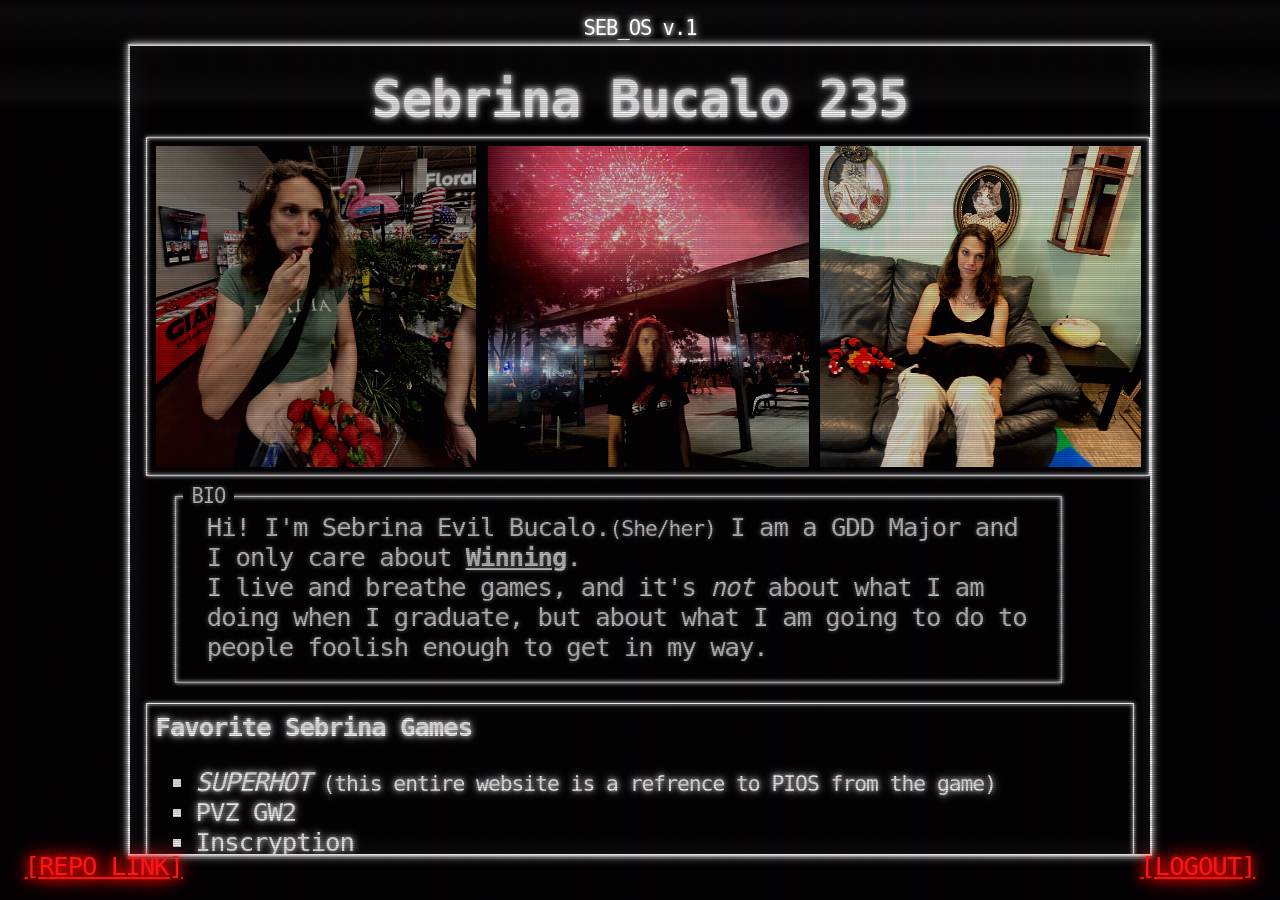
<file: 235 Homepage/index.html>
<!DOCTYPE html>
<html lang="en">
<head>
    <meta charset="UTF-8">
    <meta name="viewport" content="width=device-width, initial-scale=1.0">
    <title>Sebrina Bucalo 235</title>
    <link rel="stylesheet" href="css.css">
</head>
<body>
    <div class="name title">SEB_OS v.1</div>
    
    <div id="container">
    <h1> Sebrina Bucalo 235</h1>
        <div class="image-row">
            <img src="berry.jpg" alt="photo of a young woman eating strawberries haphazardly out of the container">
            <img src="firework.jpg" alt="photo of a young woman standing facing away from a firework explosion">
            <img src="cat.png" alt="photot of a young woman sitting on a couch with a black cat on her lap on the verge of tears">
        </div>
        <div class="chat kazz left">
            <div class="name">BIO</div>
            <div class="frame">
                <div class="text" contenteditable="true">
                    Hi! I'm Sebrina Evil Bucalo.<small>(She/her)</small> I am a GDD Major and I only care about <u><strong>Winning</strong></u>. <br>
                    I live and breathe games, and it's <i>not</i> about what I am doing when I graduate, but about what I am going to do to people foolish enough to get in my way.
                </div>
            </div>
        </div>
        <div>
            <strong>
                Favorite Sebrina Games
            </strong>
            <ul style="list-style-type: square;">
            <li>
            <i>SUPERHOT</i><small> (this entire website is a refrence to PIOS from the game)</small>
            </li>
            <li>
            PVZ GW2
                </li>
            <li>
                Inscryption
            </li>
            <li>
                Slime Rancher
            </li>
            <li>
                Project Zomboid
            </li>
            <li>
                Death Road to Canada 
            </li>
            <li>
                Binding of Isaac
            </li>
            </ul>
            
        </div>

        <div class="chat system right">
            <div class="name">235 PROJECTS</div>
            <div class="frame">
                <div class="text">
                    <a href="#">[PLACEHOLDER]</a>
                    <a href="#">[PLACEHOLDER]</a>
                    <a href="#">[PLACEHOLDER]</a>
                </div>
            </div>
        </div>
          
        <div class="chat kazz left">
            <div class="name">Theme</div>
            <div class="frame">
                <div class="text" contenteditable="false">
                    I made this CSS theme you should tell me im awesome and i'll show it off
                </div>
            </div>
        </div>
        <div>
            Ask me about PROJECT: LOCUST.
        </div>
    </div>

    <div class="options left">
        <a href="https://github.com/xxsiv/Igme235" target="_blank">[REPO LINK]</a>
    </div>
    <div class="options right">
        <a href="https://www.youtube.com/watch?v=OTSW4M28XQg">[LOGOUT]</a>
    </div>
</body>
</html>
</file>
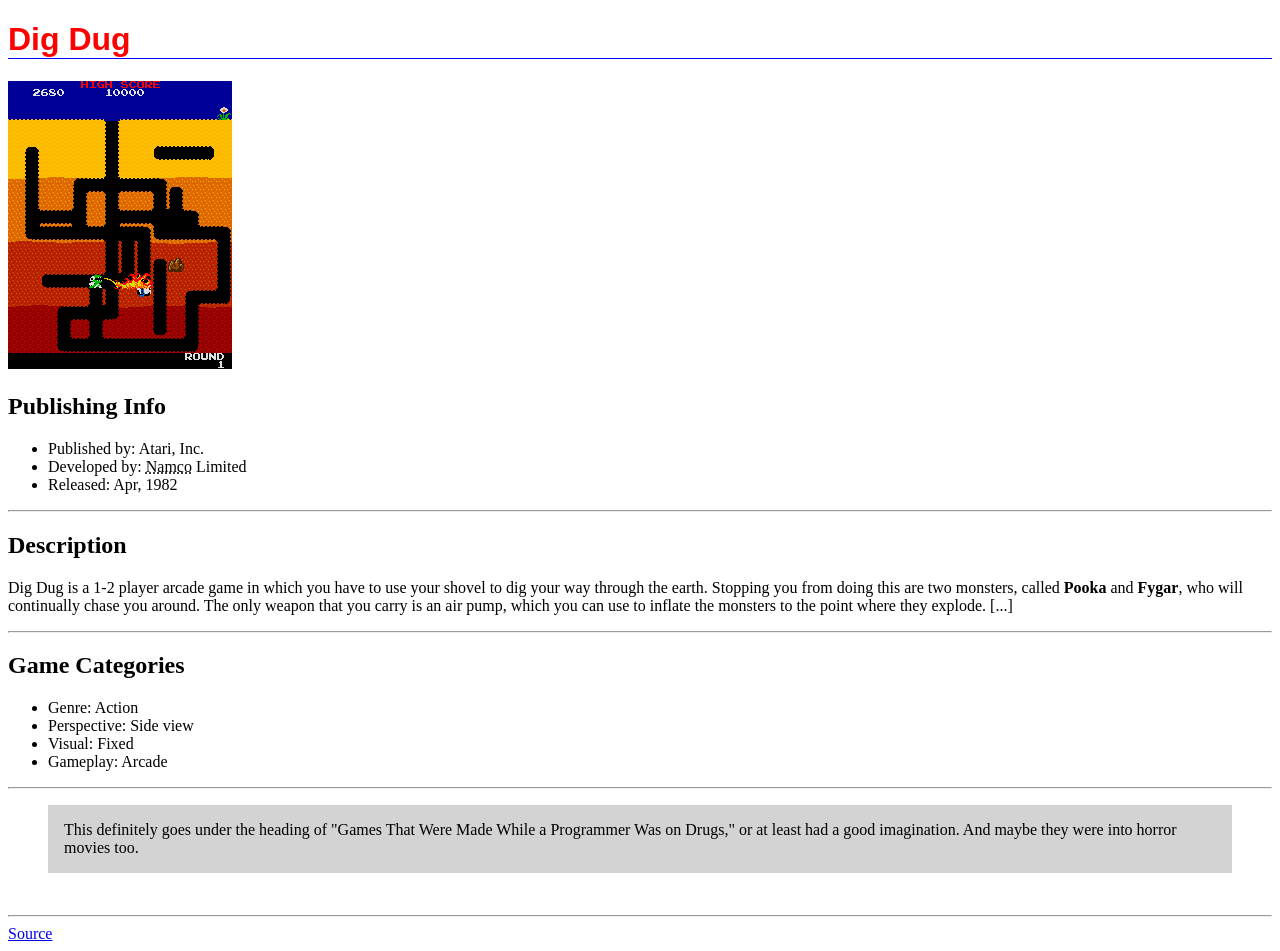
<file: game/index.html>
<!DOCTYPE html>
<html lang="en">
<head>
	<meta charset="UTF-8">
	<meta name="viewport" content="width=device-width, intital-scale=1.0">
	<title>
		Dig Dug Site
	</title>
	<style>
    h1 { 
        color:red;
        font-family: sans-serif;
        border-bottom: 1px solid blue;
        }
    blockquote { 
        background-color: lightgray;
        padding: 1rem;
        }
    </style>
</head>
<body>
<header>
<h1>
Dig Dug
</h1>
</header>
<main>
<img src="dig-dug-burnt.png" alt="screenshot of the dig-dug">
<h2>
Publishing Info
</h2>
<ul>
<li>
Published by: Atari, Inc.
</li>
<li>
Developed by: <abbr title="Nakamura Manufacturing Company">Namco</abbr> Limited
</li>
<li>
Released: Apr, 1982
</li>
</ul>
<hr>
<h2>
Description
</h2>
<p>
Dig Dug is a 1-2 player arcade game in which you have to use your shovel to dig your way through the earth. Stopping you from doing this are two monsters, called <b>Pooka</b> and <b>Fygar</b>, who will continually chase you around. The only weapon that you carry is an air pump, which you can use to inflate the monsters to the point where they explode. [...]
</p>
<hr>
<h2>
Game Categories
</h2>
<ul>
<li>
Genre: Action
</li>
<li>
Perspective: Side view
</li>
<li>
Visual: Fixed
</li>
<li>
Gameplay: Arcade
</li>
</ul>
<hr>
<blockquote>
	This definitely goes under the heading of "Games That Were Made While a Programmer Was on Drugs," or at least had a good imagination. And maybe they were into horror movies too.
</blockquote>
<br>
<hr>
</main>
<footer>
<a href="https://www.mobygames.com/mobyrank/source/sourceId,540/"> Source </a>
</footer>
</body>
</html>
</file>
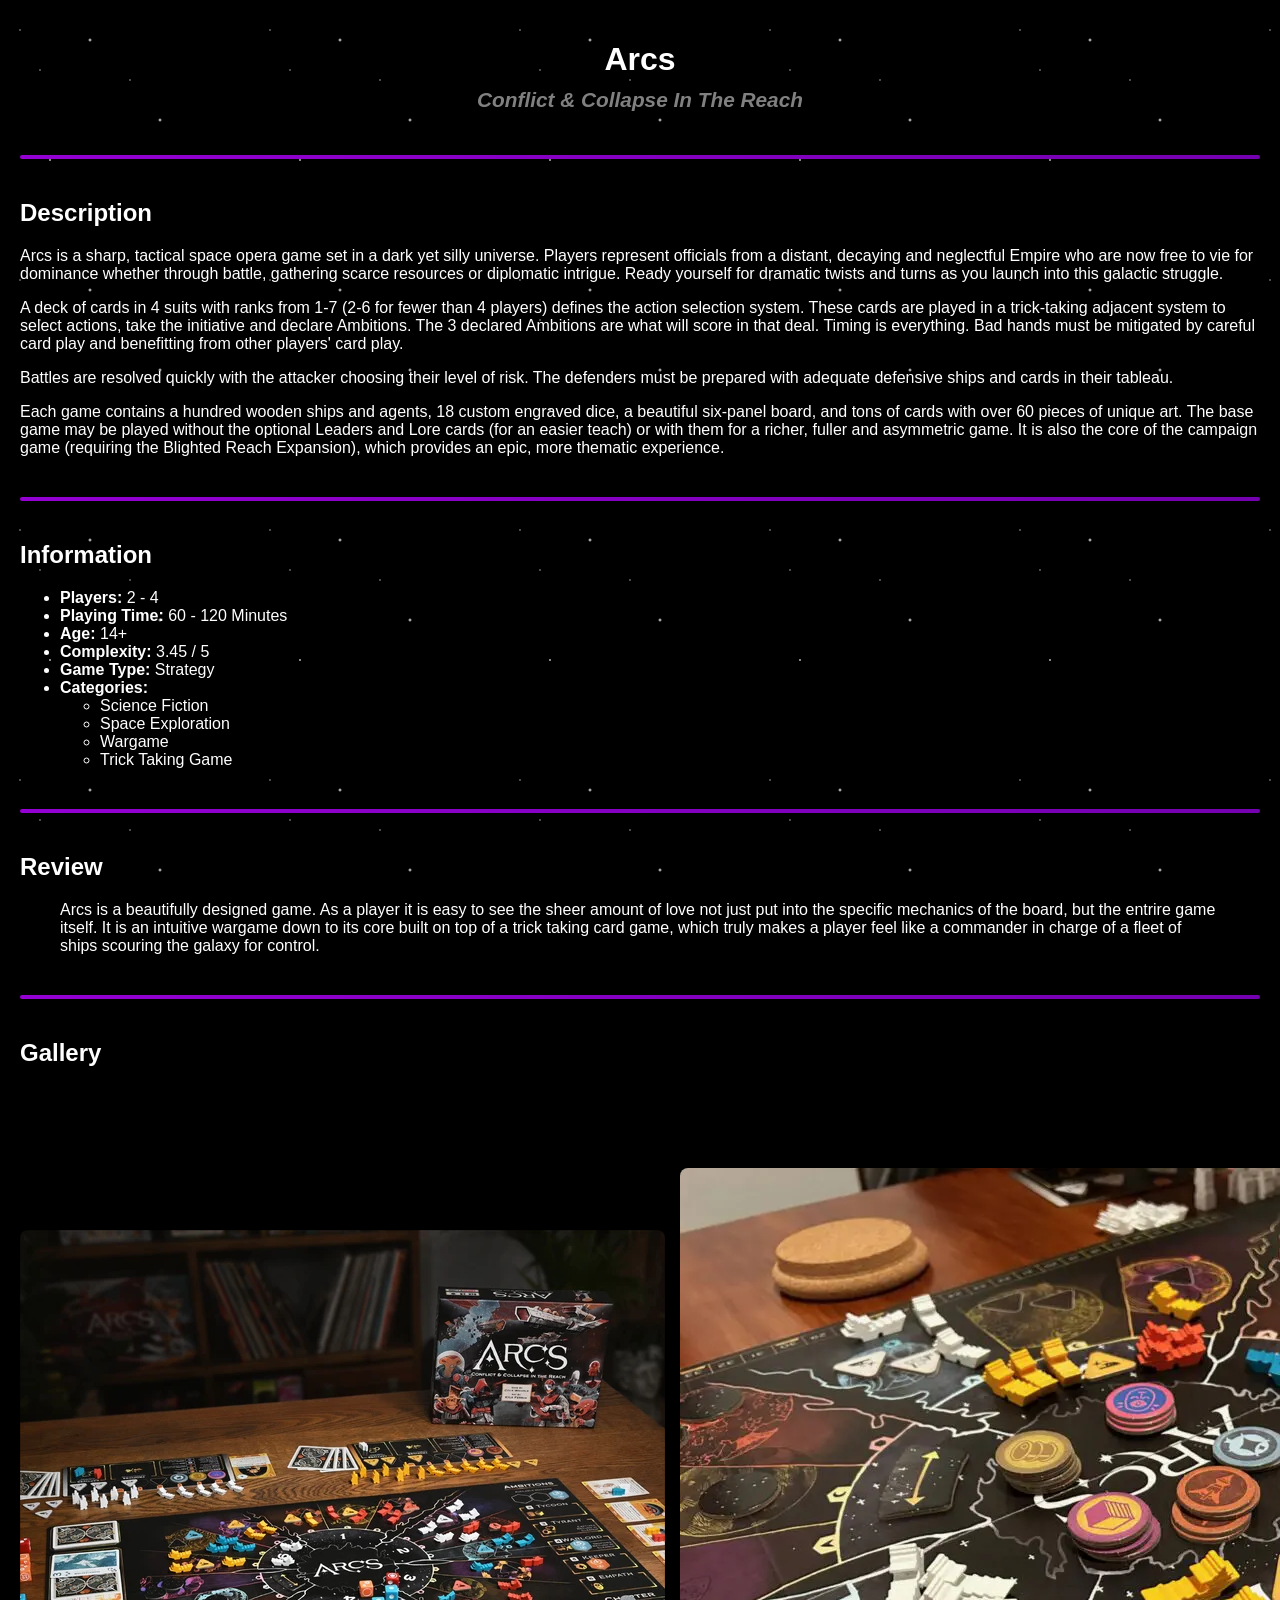
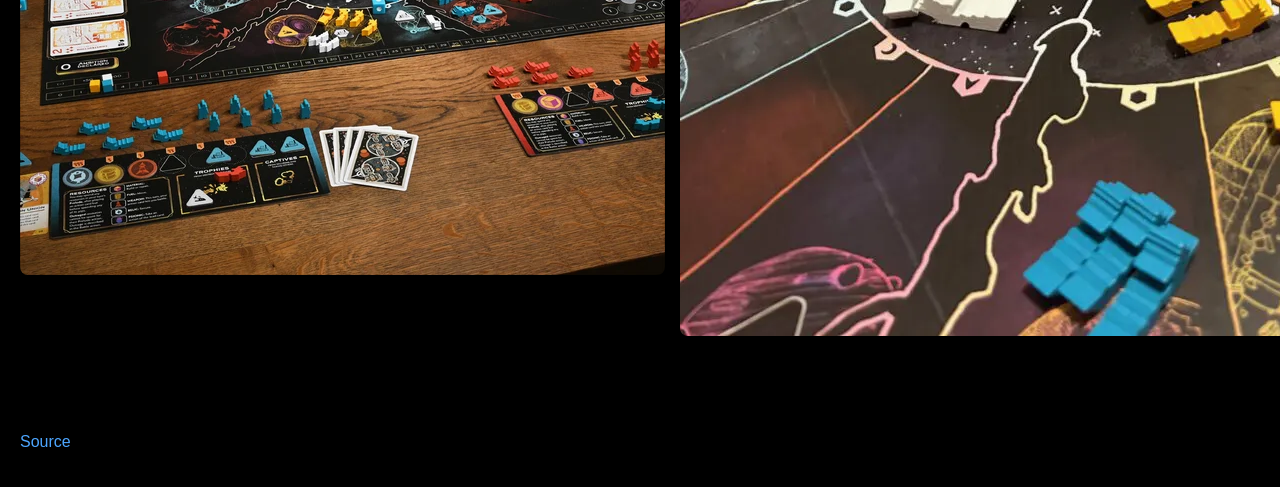
<file: Homework Basic Game Page/index.html>
<!DOCTYPE html>
<html lang="en">
<head>
    <meta charset="UTF-8">
    <meta name="viewport" content="width=device-width, initial-scale=1.0">
    <title>Sebrina's Arcs Review</title>
    <!-- Link to the external stylesheet -->
    <link rel="stylesheet" href="styles.css">
</head>
<body>
    <header>
        <h1>
            Arcs <br> <i><small>Conflict & Collapse In The Reach</small></i>
        </h1>
    </header>
    <main>
        <hr>
        <h2>Description</h2>
        <p>
            Arcs is a sharp, tactical space opera game set in a dark yet silly universe. Players represent officials from a distant, decaying and neglectful Empire who are now free to vie for dominance whether through battle, gathering scarce resources or diplomatic intrigue. Ready yourself for dramatic twists and turns as you launch into this galactic struggle.
        </p>
        <p>
            A deck of cards in 4 suits with ranks from 1-7 (2-6 for fewer than 4 players) defines the action selection system. These cards are played in a trick-taking adjacent system to select actions, take the initiative and declare Ambitions. The 3 declared Ambitions are what will score in that deal. Timing is everything. Bad hands must be mitigated by careful card play and benefitting from other players' card play.
        </p>
        <p>
            Battles are resolved quickly with the attacker choosing their level of risk. The defenders must be prepared with adequate defensive ships and cards in their tableau.
        </p>
        <p>
            Each game contains a hundred wooden ships and agents, 18 custom engraved dice, a beautiful six-panel board, and tons of cards with over 60 pieces of unique art. The base game may be played without the optional Leaders and Lore cards (for an easier teach) or with them for a richer, fuller and asymmetric game. It is also the core of the campaign game (requiring the Blighted Reach Expansion), which provides an epic, more thematic experience.
        </p>

        <hr>

        <h2>Information</h2>
        <ul>
            <li><strong>Players:</strong> 2 - 4</li>
            <li><strong>Playing Time:</strong> 60 - 120 Minutes</li>
            <li><strong>Age:</strong> 14+</li>
            <li><strong>Complexity:</strong> 3.45 / 5</li>
            <li><strong>Game Type:</strong> Strategy</li>
            <li><strong>Categories:</strong>
                <ul>
                    <li>Science Fiction</li>
                    <li>Space Exploration</li>
                    <li>Wargame</li>
                    <li>Trick Taking Game</li>
                </ul>
            </li>
        </ul>

        <hr>

        <h2>Review</h2>
        <blockquote>
            Arcs is a beautifully designed game. As a player it is easy to see the sheer amount of love not just put into the specific mechanics of the board, but the entrire game itself. It is an intuitive wargame down to its core built on top of a trick taking card game, which truly makes a player feel like a commander in charge of a fleet of ships scouring the galaxy for control.
        </blockquote>

        <hr>

        <h2>Gallery</h2>
        <!-- Changed from a <p> tag to a <div> with a gallery class to support CSS flexbox -->
        <div class="gallery">
            <img src="arcsfullboard.webp" alt="image of the full arcs board" />
            <img src="arcszoom.webp" alt="zoomed in image of the arcs board" />
            <img src="arcsCharacters.jpg" alt="image of the arcs characters" />
            <img src="ArcsCards.jpg" alt="image of the arcs cards" />
        </div>
    </main>
    <footer>
        <p><a href="https://boardgamegeek.com/boardgame/359871/arcs" target="_blank">Source</a></p>
    </footer>
</body>
</html>
</file>
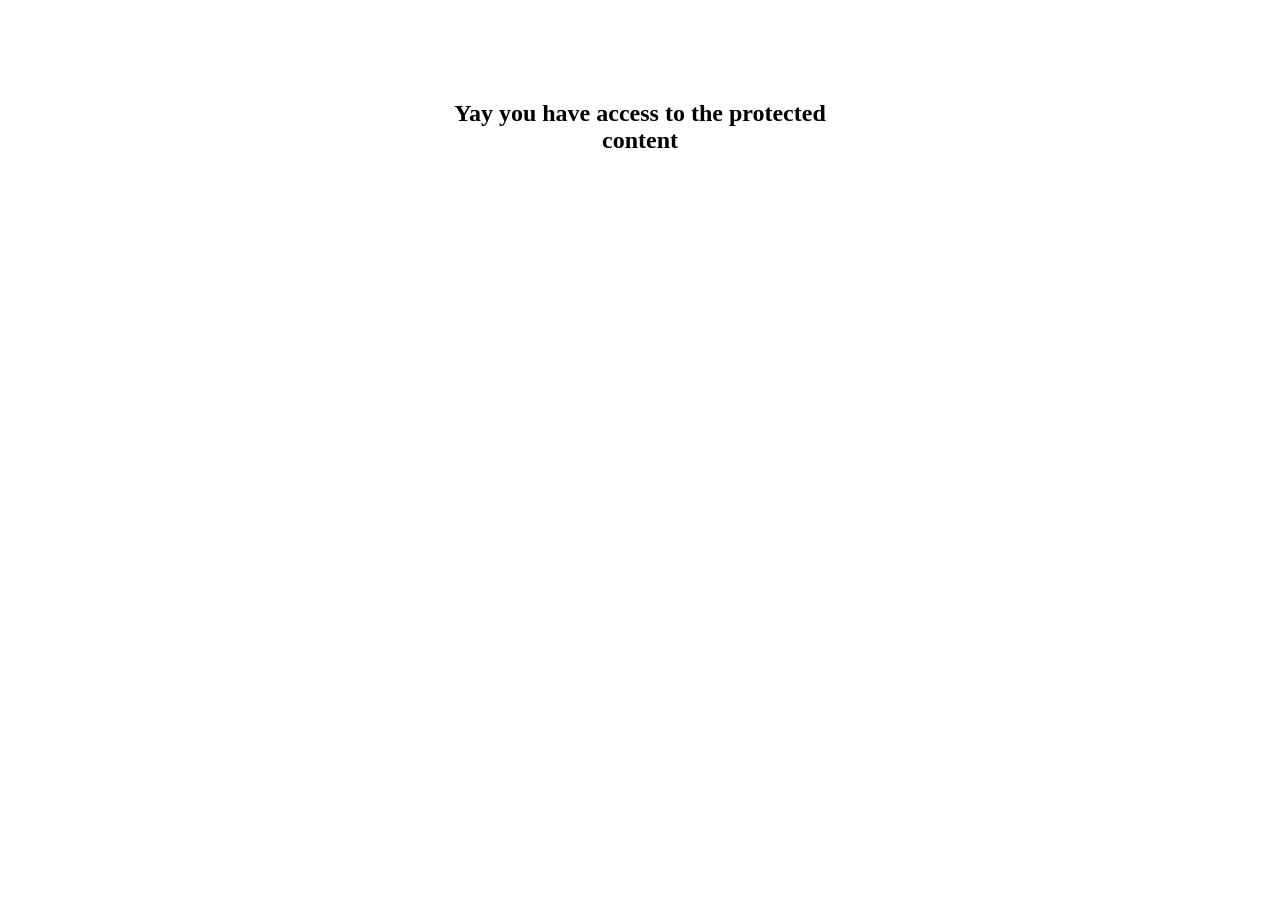
<file: 235/auth/myPage.html>
<!DOCTYPE html>
<html lang="en">
<head>
    <meta charset="utf-8">
    <title>Protected Page</title>
    <style>
        #main {
            width: 30%;
            margin: 0 auto;
            margin-top: 100px;
            text-align: center;
        }  
    </style>
</head>
<body>
    <section id="main">
        <h1>Yay you have access to the protected content</h1>
    </section>
</body>
</html>
</file>
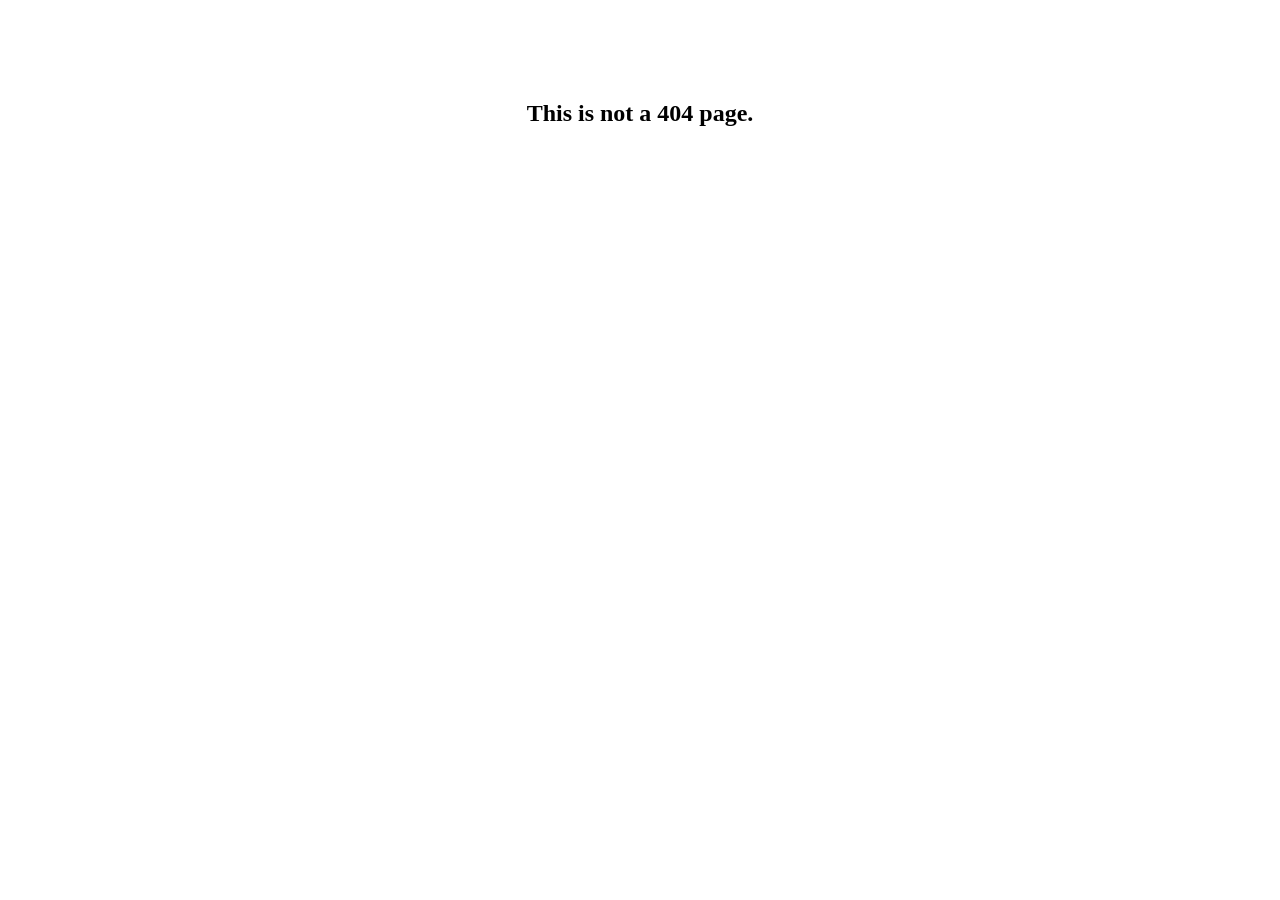
<file: 235/error/noterror.html>
<!DOCTYPE html>
<html lang="en">
<head>
    <meta charset="utf-8">
    <title>Page Found</title>
    <style>
        #main {
            width: 30%;
            margin: 0 auto;
            margin-top: 100px;
            text-align: center;
        }
        
    </style>
</head>
<body>
    <section id="main">
        <h1>This is not a 404 page.</h1>
    </section>
</body>
</html>
</file>
<file: 235 Homepage/css.css>
/* Inspiration: https://github.com/Saltssaumure/pios-text-editor */
/* Universal reset to prevent padding/borders from causing width overflows */
*, *::before, *::after {
    box-sizing: border-box;
    overflow-wrap: break-word;
}

html, body {
    max-width: 100%;
    overflow-x: hidden;
}

@font-face {
    font-family: "PerfectDOS";
    src: url("https://static.tumblr.com/6nmlfta/kInq29swf/perfect_dos_vga_437_win.ttf");
}

:root {
    --dullRed: rgb(180, 0, 40);
    --brightRed: rgb(255, 20, 20);
    --userGrey: rgb(200, 200, 200);
    --greyGlow: 0 0 0.32vw rgba(200, 200, 200, 0.6);
    --greyColour: rgb(150,150,150);
    --redGlow: 0 0 0.64vw var(--brightRed), 0 0 1.28vw var(--brightRed), 0 0 1.92vw var(--brightRed);
    --whiteGlow: 0 0 0.32vw rgba(255,255,255,0.7), 0 0 0.64vw white;
    --crt-opacity: 0.15;
}

::selection {
    background: var(--brightRed);
    color: white;
    text-shadow: var(--redGlow);
}

body {
    position: relative;
    height: 100vh;
    margin: 0;
    display: flex;
    justify-content: center;
    align-items: center;
    background: black;
    color: white;
    font-family: "PerfectDOS", Consolas, monospace;
    font-size: 2vw;
    letter-spacing: -0.08vw;
    text-shadow: var(--whiteGlow);
    overflow: hidden;
}

@keyframes crtFlicker {
    0%   { opacity: 0.12; background-position: 0 0; }
    5%   { opacity: 0.15; }
    10%  { opacity: 0.12; }
    15%  { opacity: 0.16; background-position: 0 0.08vw; }
    20%  { opacity: 0.13; }
    100% { opacity: 0.12; background-position: 0 0; }
}

body::after {
    content: " ";
    position: fixed;
    top: 0; left: 0; bottom: 0; right: 0;
    background: linear-gradient(rgba(18, 16, 16, 0) 50%, rgba(0, 0, 0, 0.25) 50%),
    linear-gradient(90deg, rgba(255, 0, 0, 0.06), rgba(0, 255, 0, 0.02), rgba(0, 0, 255, 0.06));
    background-size: 100% 0.24vh, 0.24vw 100%;
    z-index: 9998;
    pointer-events: none;
    animation: crtFlicker 4s infinite alternate;
}

@keyframes rollScanline {
    0% { background-position: 0 -15vh; }
    100% { background-position: 0 115vh; }
}

body::before {
    content: " ";
    display: block;
    position: fixed;
    top: 0; left: 0; bottom: 0; right: 0;
    background: linear-gradient(
        to bottom,
        rgba(255, 255, 255, 0) 0%,
                                rgba(255, 255, 255, 0.03) 10%,
                                rgba(0, 0, 0, 0.15) 50%,
                                rgba(255, 255, 255, 0.03) 90%,
                                rgba(255, 255, 255, 0) 100%
    );
    background-size: 100% 12vh;
    background-repeat: no-repeat;
    pointer-events: none;
    z-index: 9999;
    animation: rollScanline 7s linear infinite;
}

div, p, header, footer, section, article, blockquote {
    border: 0.12vw solid white;
    box-shadow: 0 0 0.32vw white, inset 0 0 0.32vw white;
    margin: 0.64vw;
    padding: 0.64vw;
    border-radius: 0;
}

h1 {
    text-align: center;
    margin: 0.64vw;
}

a {
    color: var(--brightRed) !important;
    text-shadow: var(--redGlow) !important;
    text-decoration: underline;
    cursor: pointer;
}

@keyframes wipeDown {
    0% { clip-path: polygon(-20% -20%, 120% -20%, 120% -20%, -20% -20%); }
    100% { clip-path: polygon(-20% -20%, 120% -20%, 120% 120%, -20% 120%); }
}

div#container {
    position: fixed;
    top: 4vh;
    bottom: 4vh;
    border: 0.2vw solid white;
    border-radius: 0;
    box-shadow: var(--whiteGlow), inset 0 0 1.76vw rgba(255,255,255,0.1);
    width: 80vw;
    padding-top: 1.6vh;
    overflow-y: auto;
    overflow-x: hidden;
}

div#container > * {
    animation: wipeDown 1.5s ease-out forwards;
}

img {
    animation: wipeDown 2.5s steps(40) forwards;
    filter: sepia(0.2) hue-rotate(2deg) contrast(1.5) brightness(0.9);
    display: block;
    width: 100%;
    height: auto;
    max-width: 100%;
    aspect-ratio: 1 / 1;
    object-fit: cover;
    border-radius: 0;
}

#container::-webkit-scrollbar {
width: 1.28vw;
display: block;
}

#container::-webkit-scrollbar-track {
background: transparent;
border: 0.12vw solid white;
border-right: none;
border-radius: 0;
box-shadow: var(--whiteGlow);
}

#container::-webkit-scrollbar-thumb {
background-color: transparent;
background-image:
radial-gradient(circle at center, rgba(255,255,255,0.8) 0%, transparent 60%),
linear-gradient(white, white);
background-size: 1.76vw 1.76vw, 0.64vw 0.64vw;
background-position: center;
background-repeat: no-repeat;
border: none;
border-radius: 0;
box-shadow: none;
}

div.name.title {
    position: fixed;
    top: 2vh;
    font-size: 2.2vw;
    text-shadow: var(--whiteGlow);
    overflow: visible;
    z-index: 10000;
    border: none !important;
    box-shadow: none !important;
    padding: 0 !important;
    margin: 0 !important;
    border-radius: 0;
}

div.options {
    position: fixed;
    bottom: 1.2vh;
    margin: 0;
    text-decoration: none;
    border: none !important;
    box-shadow: none !important;
    z-index: 10000;
}

div.options.left { left: 1.28vw; }
div.options.right { right: 1.28vw; }
div.options p { cursor: pointer; border: none !important; box-shadow: none !important; padding: 0 !important; margin: 0 !important; border-radius: 0; }

div#helpful {
    position: fixed;
    left: 3.2vw;
    bottom: 1.2vh;
    width: 85vw;
    max-width: 85vw;
    padding: 0 1.28vw;
    z-index: 10;
    background: black;
    display: none;
    font-size: 1.6vw;
    border-radius: 0;
}

div#helpful ul { list-style-type: square; }
div#helpful > p { text-align: center; border: none !important; box-shadow: none !important; border-radius: 0; }

div.chat {
    position: relative;
    margin: 2.24vh auto !important;
    min-width: 10%;
    width: fit-content;
    max-width: 90%;
    border: none !important;
    box-shadow: none !important;
    padding: 0 !important;
    border-radius: 0;
}

div.chat.left { margin-left: 2.24vw !important; }
div.chat.right { margin-right: 2.24vw !important; }
div.chat#kazz, div.chat#system { display: none; }

.remove {
    position: absolute;
    left: -1.6vw;
    top: -0.32vh;
    text-transform: none;
    cursor: pointer;
}

div.name {
    padding: 0 0.64vw !important;
    max-width: 80vw;
    z-index: 10001;
    background: black !important;
    border: none !important;
    box-shadow: none !important;
    margin: 0 !important;
    line-height: 1 !important;
    font-size: 1.6vw !important;
    border-radius: 0;
}

.chat div.name {
    position: absolute;
    top: -1.12vh !important;
    left: 1.28vw;
}

div.frame {
    padding-top: 1.6vh !important;
    border-radius: 0;
}

div.text {
    position: relative;
    z-index: 2;
    padding: 0 1.76vw 1.28vh 1.76vw !important;
    border: none !important;
    box-shadow: none !important;
    margin: 0 !important;
    border-radius: 0;
}

div.text:focus, div.name:focus { outline: none; }

.kazz div.name {
    color: var(--userGrey);
    text-shadow: var(--greyGlow);
}
.kazz div.frame {
    border-color: var(--userGrey);
    color: var(--userGrey);
    text-shadow: var(--greyGlow);
}

.system { text-transform: uppercase; }
.system div.name {
    color: var(--brightRed);
    text-shadow: var(--redGlow);
}
.system div.frame {
    border-color: var(--brightRed) !important;
    box-shadow: 0 0 0.32vw var(--brightRed), inset 0 0 0.32vw var(--brightRed) !important;
}
.system div.text, .addsystem {
    color: var(--brightRed);
    text-shadow: var(--redGlow);
}

.image-row {
    display: flex;
    gap: 0.88vw;
    flex-wrap: nowrap; /* Forces images to stay lined up in a single row */
    width: 100%;
}

.image-row img {
    flex: 1; /* Distributes horizontal space evenly among the images */
    min-width: 0; /* Allows images to shrink below their intrinsic size if necessary */
    width: 100%;
    height: auto;
    aspect-ratio: 1 / 1;
    object-fit: cover;
}
</file>
<file: Homework Basic Game Page/styles.css>
body {
    background-color: #000000;
    color: #ffffff;
    font-family: 'Segoe UI', Tahoma, Geneva, Verdana, sans-serif;
    margin: 0;
    padding: 20px;
    position: relative;
    z-index: 1;
}

/* Flickering Star Background Effect */
body::before {
    content: "";
    position: fixed;
    top: 0; left: 0; width: 100%; height: 100%;
    z-index: -1;
    background-image:
    radial-gradient(1px 1px at 20px 30px, #ffffff, rgba(0,0,0,0)),
    radial-gradient(1px 1px at 40px 70px, #ffffff, rgba(0,0,0,0)),
    radial-gradient(1.5px 1.5px at 50px 160px, #ffffff, rgba(0,0,0,0)),
    radial-gradient(2px 2px at 90px 40px, #ffffff, rgba(0,0,0,0)),
    radial-gradient(1px 1px at 130px 80px, #ffffff, rgba(0,0,0,0)),
    radial-gradient(2px 2px at 160px 120px, #ffffff, rgba(0,0,0,0));
    background-repeat: repeat;
    background-size: 250px 250px;
    animation: flicker 4s infinite alternate;
}

/* Star flicker animation */
@keyframes flicker {
    0% { opacity: 0.4; }
    50% { opacity: 1; }
    100% { opacity: 0.2; }
}
h1 {
    text-align: center;
    margin-bottom: 30px;
}

small {
    font-size: 0.65em;
    color: #a0a0a0;
    opacity: 0.8;
}
hr {
    height: 4px;
    border: none;
    border-radius: 2px;
    background: linear-gradient(270deg, #ff0000, #ff7f00, #ffff00, #00ff00, #0000ff, #4b0082, #9400d3);
    background-size: 1400% 1400%;
    animation: rainbowShift 6s ease infinite;
    margin: 40px 0;
}

@keyframes rainbowShift {
    0% { background-position: 0% 50%; }
    50% { background-position: 100% 50%; }
    100% { background-position: 0% 50%; }
}

.gallery {
    display: flex;
    flex-direction: row;
    justify-content: space-between;
    align-items: center;
    gap: 15px;
    width: 100%;
}

.gallery img {
    flex: 1 1 0;
    width: 100%;
    height: auto;
    object-fit: cover;
    border-radius: 8px;
}

a {
    color: #4da6ff;
    text-decoration: none;
}

a:hover {
    text-decoration: underline;
}
</file>
